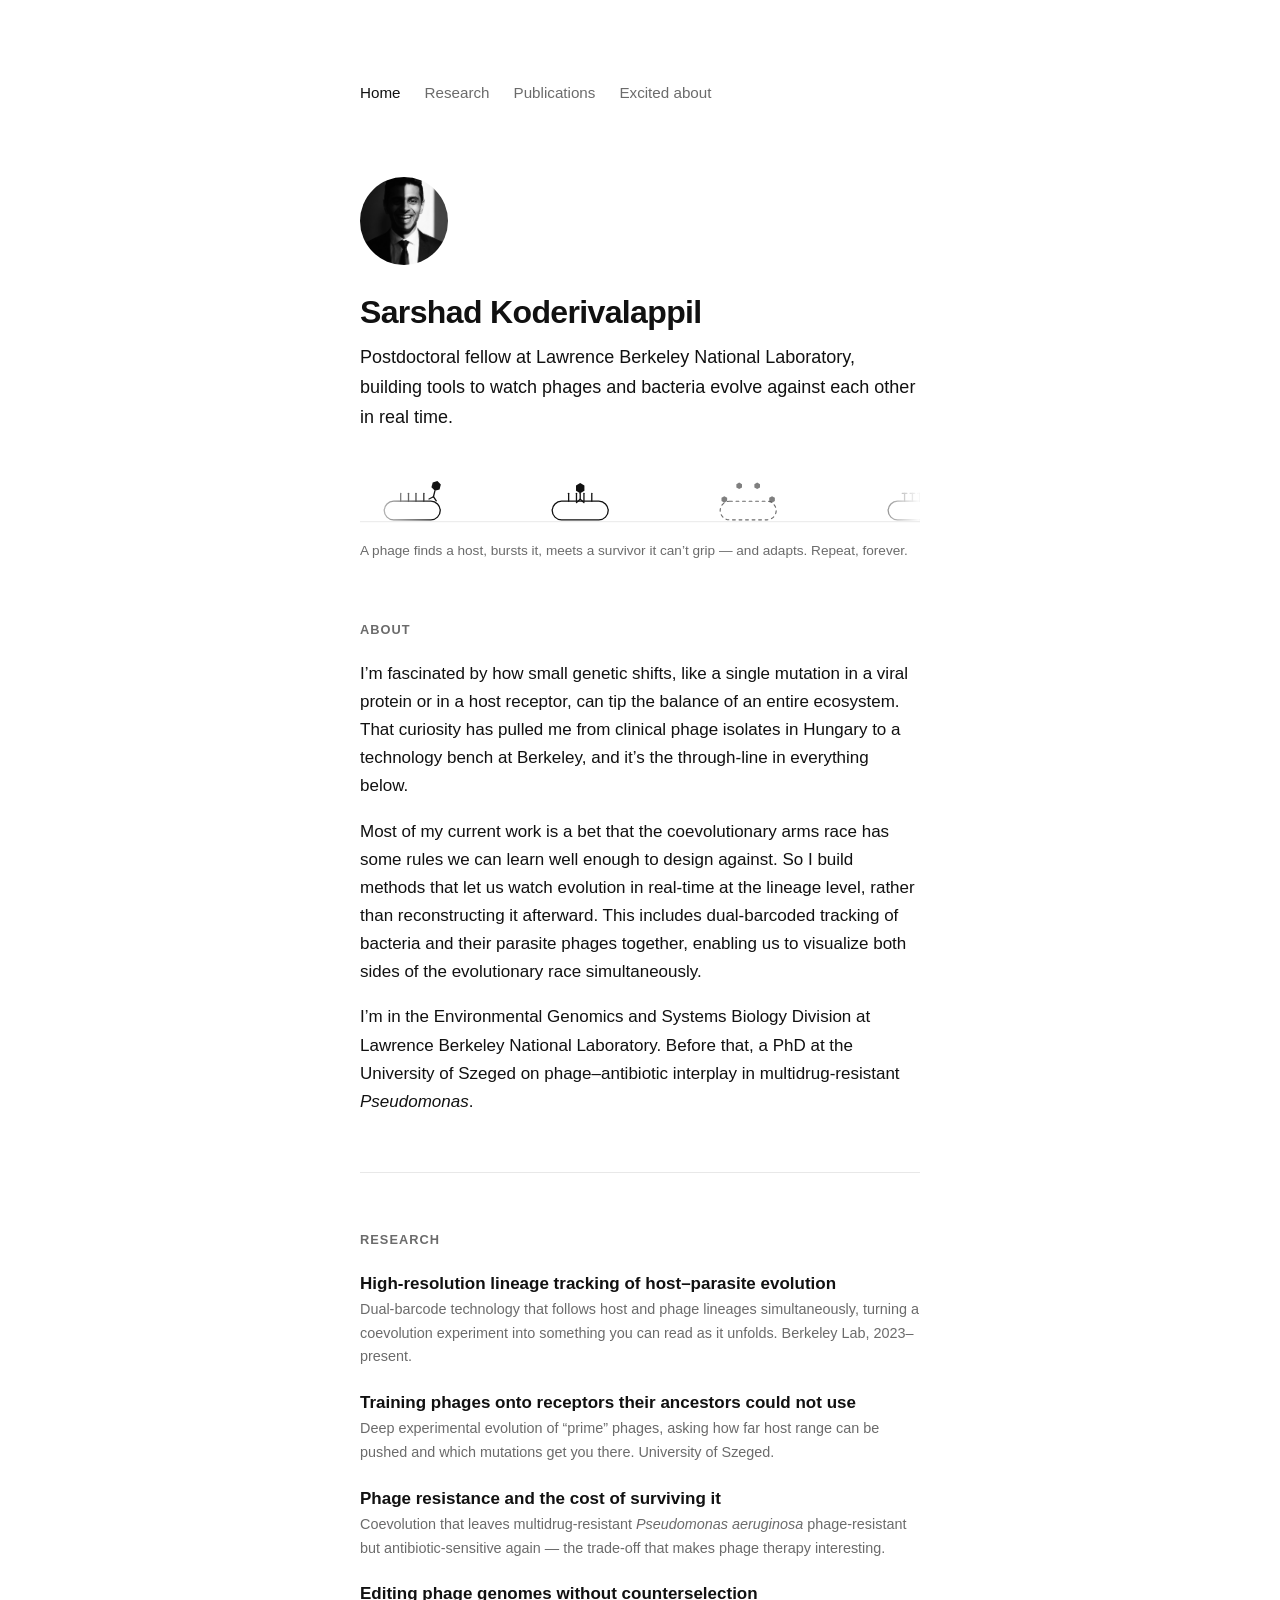
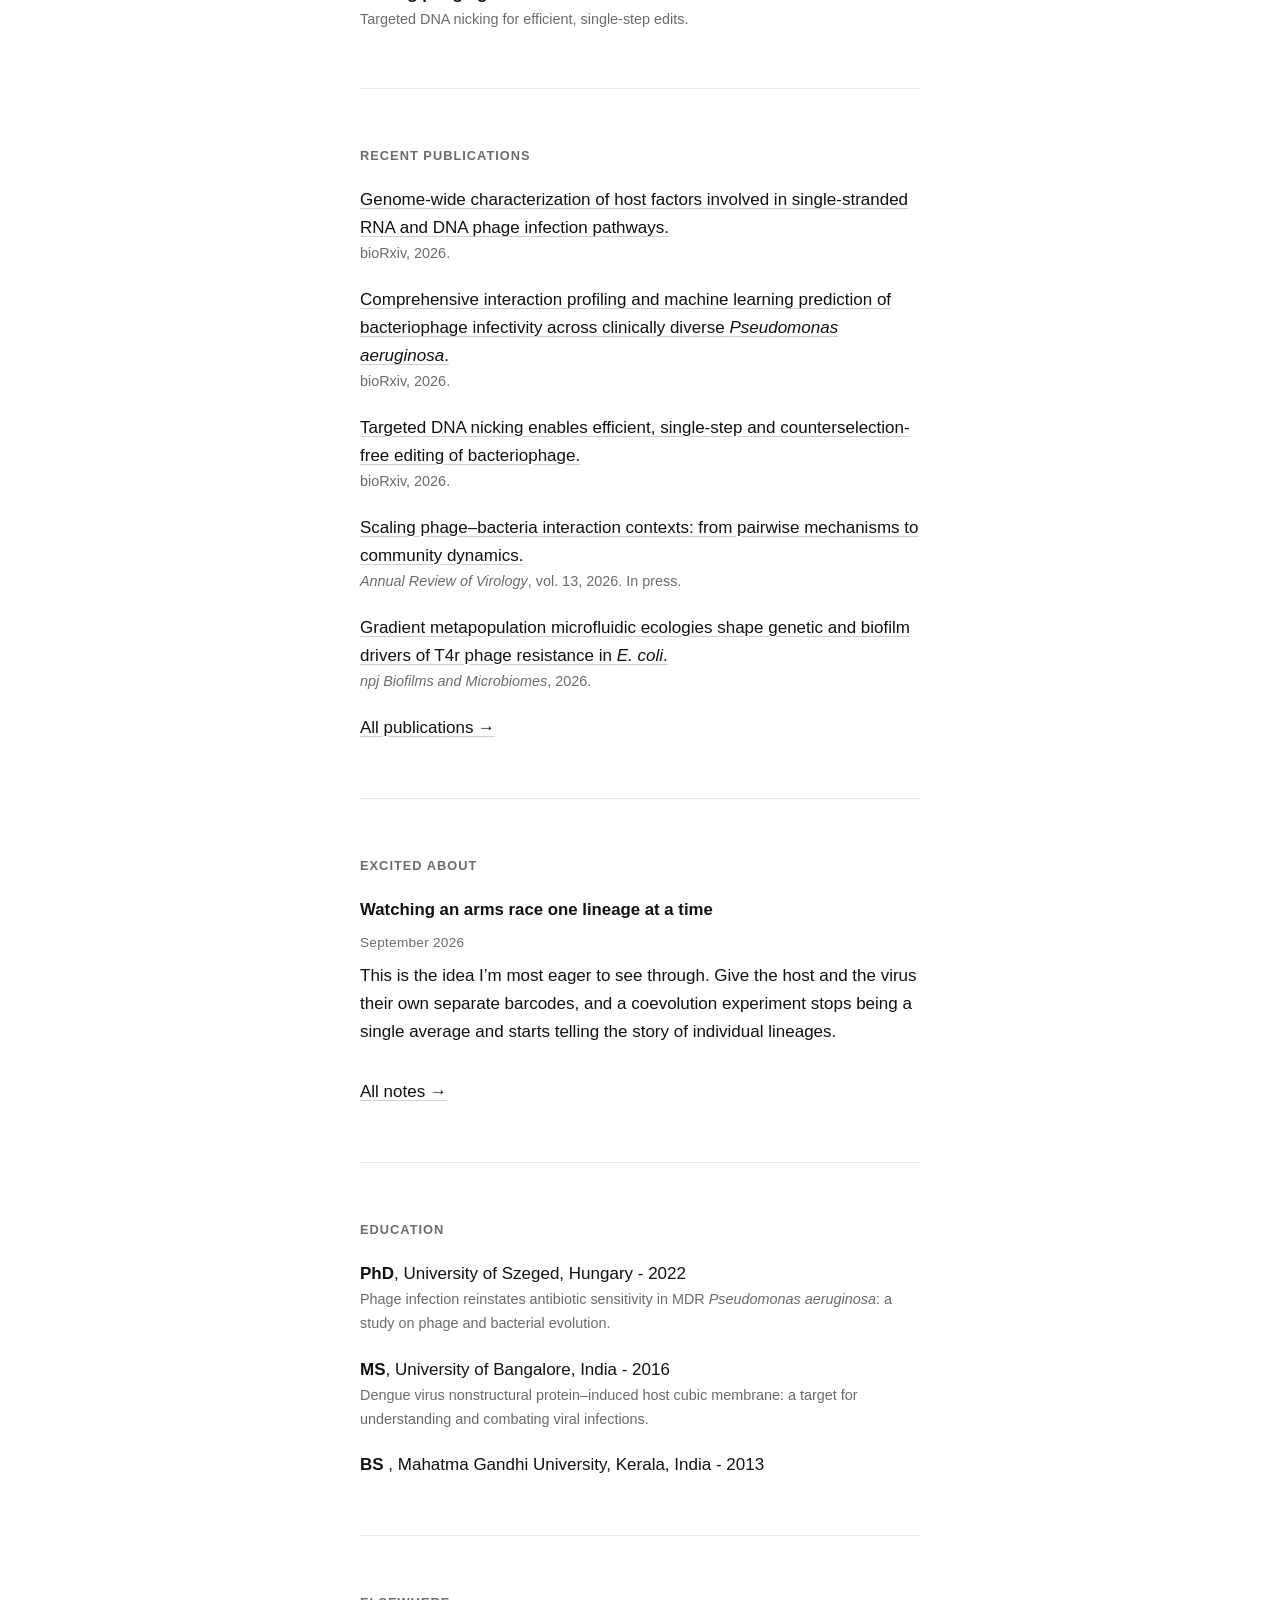
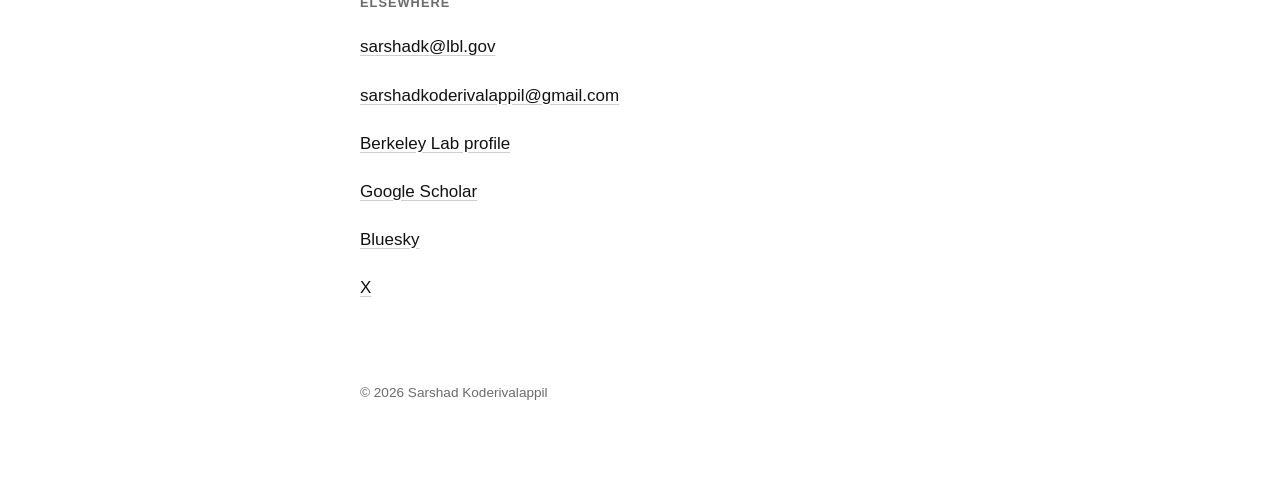
<file: index.html>
<!DOCTYPE html>
<html lang="en">
<head>
<meta charset="utf-8">
<meta name="viewport" content="width=device-width, initial-scale=1">
<title>Sarshad Koderivalappil</title>
<meta name="description" content="Postdoctoral fellow at Lawrence Berkeley National Laboratory, building tools to watch phages and bacteria evolve against each other in real time.">
<link rel="stylesheet" href="style.css">
</head>
<body>
<div class="wrap">

  <nav>
    <a href="index.html" aria-current="page">Home</a>
    <a href="#research">Research</a>
    <a href="publications.html">Publications</a>
    <a href="excited.html">Excited about</a>
  </nav>

  <header>
    <img class="avatar" src="photo.jpg" alt="Sarshad Koderivalappil">
    <h1>Sarshad Koderivalappil</h1>
    <p class="lede">Postdoctoral fellow at Lawrence Berkeley National Laboratory, building tools to watch phages and bacteria evolve against each other in real time.</p>
  </header>

  <figure class="evo">
    <img src="phage-line-geometric.svg" alt="Hand-drawn animated line: a phage bounds up to a bacterium, lands on it and bursts it into new phages; a survivor with a different surface shrugs the next phage off, which reels away dizzy; then a phage whose fibres grip the new surface arrives.">
    <figcaption>A phage finds a host, bursts it, meets a survivor it can’t grip — and adapts. Repeat, forever.</figcaption>
  </figure>

  <section id="about">
    <h2>About</h2>
    <p>I’m fascinated by how small genetic shifts, like a single mutation in a viral protein or in a host receptor, can tip the balance of an entire ecosystem. That curiosity has pulled me from clinical phage isolates in Hungary to a technology bench at Berkeley, and it’s the through-line in everything below.</p>
    <p>Most of my current work is a bet that the coevolutionary arms race has some rules we can learn well enough to design against. So I build methods that let us watch evolution in real-time at the lineage level, rather than reconstructing it afterward. This includes dual-barcoded tracking of bacteria and their parasite phages together, enabling us to visualize both sides of the evolutionary race simultaneously.</p>
    <p>I’m in the Environmental Genomics and Systems Biology Division at Lawrence Berkeley National Laboratory. Before that, a PhD at the University of Szeged on phage–antibiotic interplay in multidrug-resistant <em>Pseudomonas</em>.</p>
  </section>

  <hr>

  <section id="research">
    <h2>Research</h2>
    <ul>
      <li>
        <strong>High-resolution lineage tracking of host–parasite evolution</strong>
        <span class="meta">Dual-barcode technology that follows host and phage lineages simultaneously, turning a coevolution experiment into something you can read as it unfolds. Berkeley Lab, 2023–present.</span>
      </li>
      <li>
        <strong>Training phages onto receptors their ancestors could not use</strong>
        <span class="meta">Deep experimental evolution of “prime” phages, asking how far host range can be pushed and which mutations get you there. University of Szeged.</span>
      </li>
      <li>
        <strong>Phage resistance and the cost of surviving it</strong>
        <span class="meta">Coevolution that leaves multidrug-resistant <em>Pseudomonas aeruginosa</em> phage-resistant but antibiotic-sensitive again — the trade-off that makes phage therapy interesting.</span>
      </li>
      <li>
        <strong>Editing phage genomes without counterselection</strong>
        <span class="meta">Targeted DNA nicking for efficient, single-step edits.</span>
      </li>
    </ul>
  </section>

  <hr>

  <section id="publications">
    <h2>Recent publications</h2>
    <ul>
      <li>
        <a href="https://www.biorxiv.org/content/10.64898/2026.09.17.752499v1">Genome-wide characterization of host factors involved in single-stranded RNA and DNA phage infection pathways.</a>
        <span class="meta">bioRxiv, 2026.</span>
      </li>
      <li>
        <a href="https://doi.org/10.64898/2026.05.19.726084">Comprehensive interaction profiling and machine learning prediction of bacteriophage infectivity across clinically diverse <em>Pseudomonas aeruginosa</em>.</a>
        <span class="meta">bioRxiv, 2026.</span>
      </li>
      <li>
        <a href="https://www.biorxiv.org/content/10.64898/2026.06.25.734514v1">Targeted DNA nicking enables efficient, single-step and counterselection-free editing of bacteriophage.</a>
        <span class="meta">bioRxiv, 2026.</span>
      </li>
      <li>
        <a href="https://www.annualreviews.org/content/journals/10.1146/annurev-virology-100424-123645?TRACK=RSS">Scaling phage–bacteria interaction contexts: from pairwise mechanisms to community dynamics.</a>
        <span class="meta"><em>Annual Review of Virology</em>, vol. 13, 2026. In press.</span>
      </li>
      <li>
        <a href="https://www.nature.com/articles/s41522-026-00959-z">Gradient metapopulation microfluidic ecologies shape genetic and biofilm drivers of T4r phage resistance in <em>E. coli</em>.</a>
        <span class="meta"><em>npj Biofilms and Microbiomes</em>, 2026.</span>
      </li>
    </ul>

    <p><a href="publications.html">All publications →</a></p>
  </section>

  <hr>

  <!-- Keep the newest note here; the full list lives on excited.html -->
  <section id="excited">
    <h2>Excited about</h2>

    <div class="note">
      <a href="notes/lineage-tracking.html">
        <h3>Watching an arms race one lineage at a time</h3>
      </a>
      <span class="date">September 2026</span>
      <p class="why">This is the idea I’m most eager to see through. Give the host and the virus their own separate barcodes, and a coevolution experiment stops being a single average and starts telling the story of individual lineages.</p>
    </div>

    <p><a href="excited.html">All notes →</a></p>
  </section>

  <hr>

  <section id="education">
    <h2>Education</h2>
    <ul>
      <li>
        <strong>PhD</strong>, University of Szeged, Hungary - 2022
        <span class="meta">Phage infection reinstates antibiotic sensitivity in MDR <em>Pseudomonas aeruginosa</em>: a study on phage and bacterial evolution.</span>
      </li>
      <li>
        <strong>MS</strong>, University of Bangalore, India - 2016
        <span class="meta">Dengue virus nonstructural protein–induced host cubic membrane: a target for understanding and combating viral infections.</span>
      </li>
      <li>
        <strong>BS</strong> </strong>, Mahatma Gandhi University, Kerala, India - 2013
      </li>
    </ul>
  </section>

  <hr>

  <section id="elsewhere">
    <h2>Elsewhere</h2>
    <ul>
      <li><a href="mailto:sarshadk@lbl.gov">sarshadk@lbl.gov</a></li>
      <li><a href="mailto:sarshadkoderivalappil@gmail.com">sarshadkoderivalappil@gmail.com</a></li>
      <li><a href="https://profiles.lbl.gov/395632-sarshad-koderi-valappil">Berkeley Lab profile</a></li>
      <li><a href="https://scholar.google.com/citations?user=ovUMhuIAAAAJ&hl=en">Google Scholar</a></li>
      <li><a href="https://bsky.app/profile/sarshad.bsky.social">Bluesky</a></li>
      <li><a href="https://x.com/Sarshad_KV">X</a></li>
    </ul>
  </section>

  <footer>© 2026 Sarshad Koderivalappil</footer>

</div>
</body>
</html>
</file>
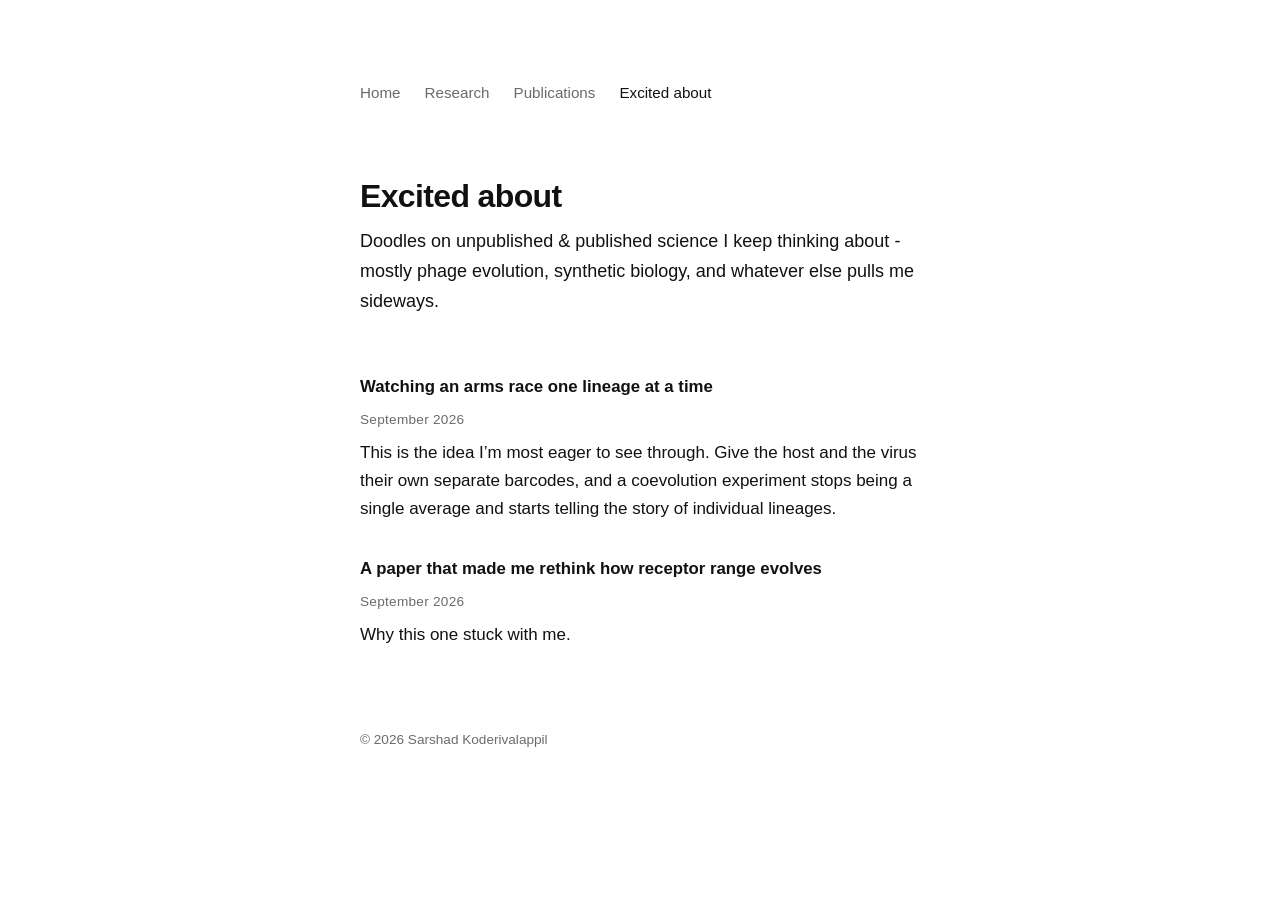
<file: excited.html>
<!DOCTYPE html>
<html lang="en">
<head>
<meta charset="utf-8">
<meta name="viewport" content="width=device-width, initial-scale=1">
<title>Excited about — Sarshad Koderivalappil</title>
<meta name="description" content="Short notes on published science I find exciting.">
<link rel="stylesheet" href="style.css">
</head>
<body>
<div class="wrap">

  <nav>
    <a href="index.html">Home</a>
    <a href="index.html#research">Research</a>
    <a href="publications.html">Publications</a>
    <a href="excited.html" aria-current="page">Excited about</a>
  </nav>

  <header>
    <h1>Excited about</h1>
    <p class="lede">Doodles on unpublished & published science I keep thinking about - mostly phage evolution, synthetic biology, and whatever else pulls me sideways.</p>
  </header>

  <section>
    <!-- Newest at the top. Copy one block per note. -->
    <div class="note">
      <a href="notes/lineage-tracking.html">
        <h3>Watching an arms race one lineage at a time</h3>
      </a>
      <span class="date">September 2026</span>
      <p class="why">This is the idea I’m most eager to see through. Give the host and the virus their own separate barcodes, and a coevolution experiment stops being a single average and starts telling the story of individual lineages.</p>
    </div>

    <div class="note">
      <h3>A paper that made me rethink how receptor range evolves</h3>
      <span class="date">September 2026</span>
      <p class="why">Why this one stuck with me.</p>
    </div>
  </section>

  <footer>© 2026 Sarshad Koderivalappil</footer>

</div>
</body>
</html>
</file>
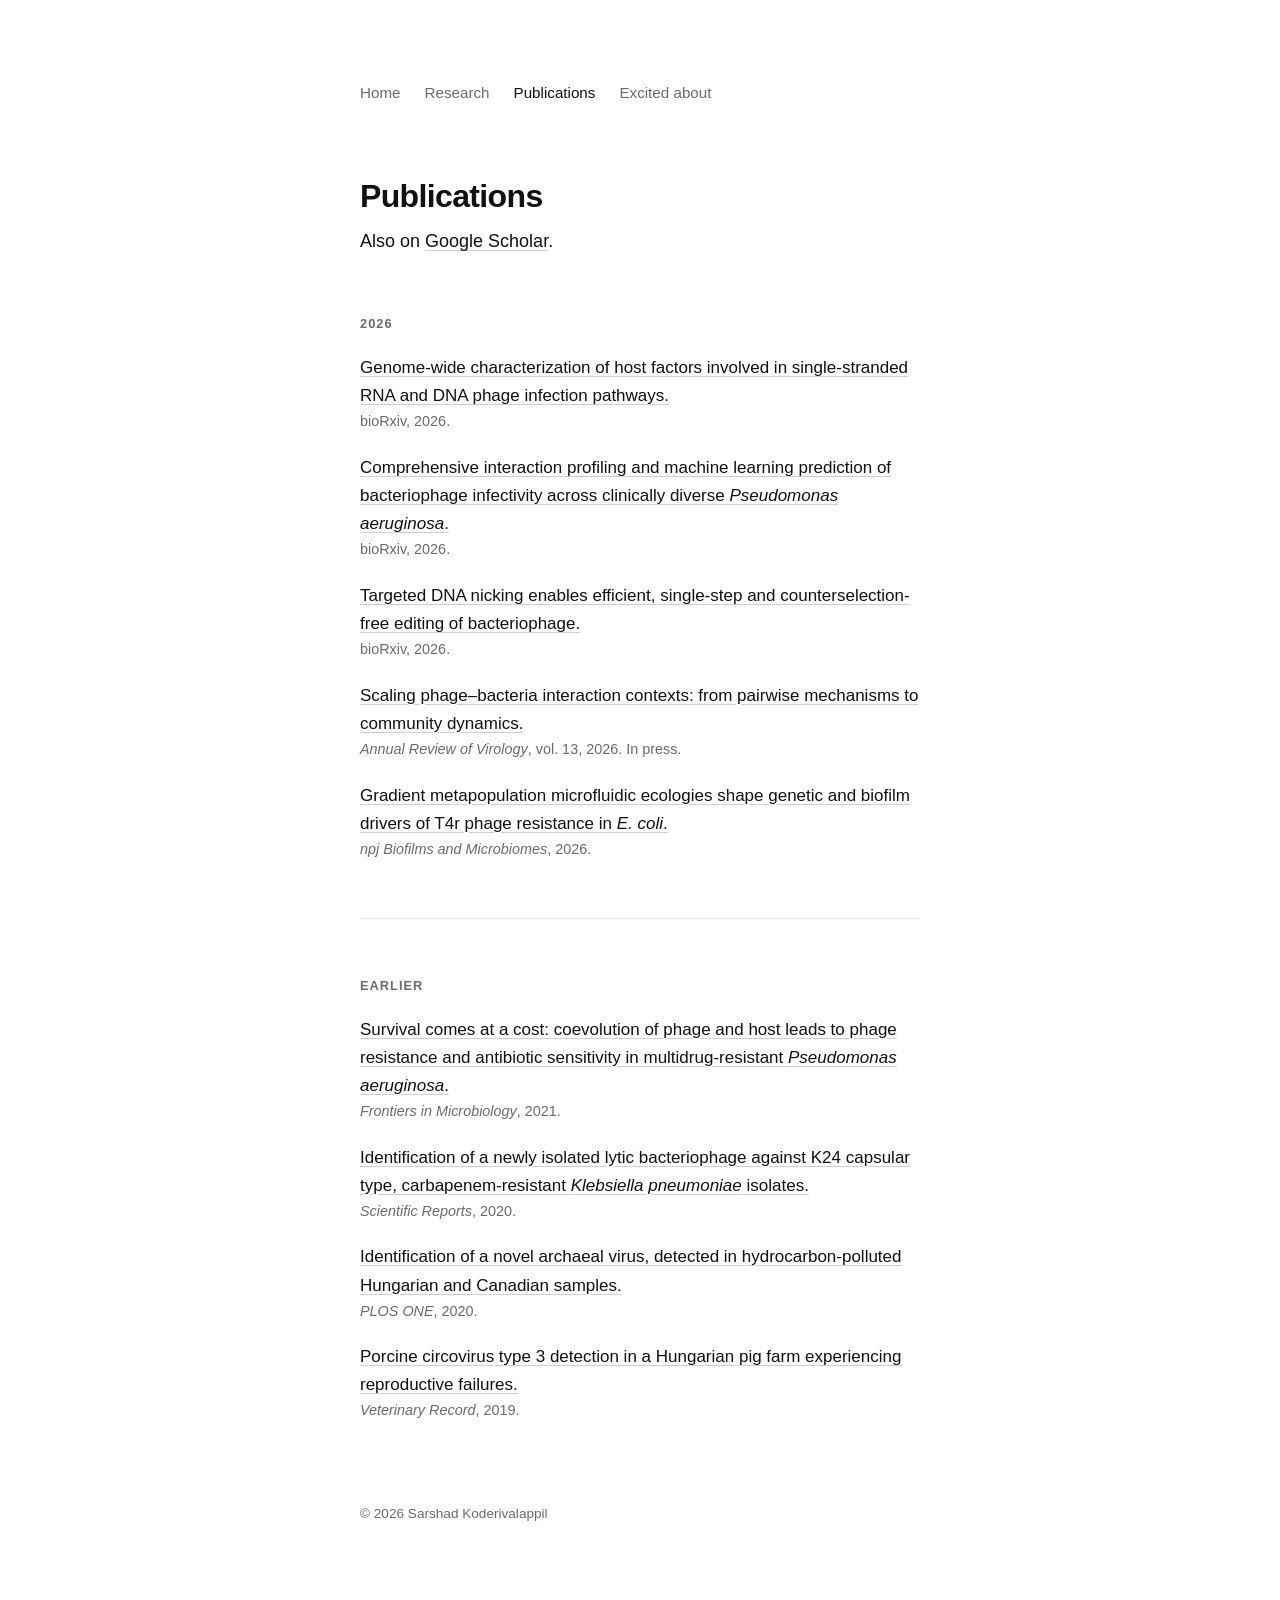
<file: publications.html>
<!DOCTYPE html>
<html lang="en">
<head>
<meta charset="utf-8">
<meta name="viewport" content="width=device-width, initial-scale=1">
<title>Publications — Sarshad Koderivalappil</title>
<meta name="description" content="Publications by Sarshad Koderivalappil.">
<link rel="stylesheet" href="style.css">
</head>
<body>
<div class="wrap">

  <nav>
    <a href="index.html">Home</a>
    <a href="index.html#research">Research</a>
    <a href="publications.html" aria-current="page">Publications</a>
    <a href="excited.html">Excited about</a>
  </nav>

  <header>
    <h1>Publications</h1>
    <p class="lede">Also on <a href="https://scholar.google.com/citations?user=ovUMhuIAAAAJ&hl=en">Google Scholar</a>.</p>
  </header>

  <section>
    <h2>2026</h2>
    <ul>
      <li>
        <a href="https://www.biorxiv.org/content/10.64898/2026.09.17.752499v1">Genome-wide characterization of host factors involved in single-stranded RNA and DNA phage infection pathways.</a>
        <span class="meta">bioRxiv, 2026.</span>
      </li>
      <li>
        <a href="https://doi.org/10.64898/2026.05.19.726084">Comprehensive interaction profiling and machine learning prediction of bacteriophage infectivity across clinically diverse <em>Pseudomonas aeruginosa</em>.</a>
        <span class="meta">bioRxiv, 2026.</span>
      </li>
      <li>
        <a href="https://www.biorxiv.org/content/10.64898/2026.06.25.734514v1">Targeted DNA nicking enables efficient, single-step and counterselection-free editing of bacteriophage.</a>
        <span class="meta">bioRxiv, 2026.</span>
      </li>
      <li>
        <a href="https://www.annualreviews.org/content/journals/10.1146/annurev-virology-100424-123645?TRACK=RSS">Scaling phage&ndash;bacteria interaction contexts: from pairwise mechanisms to community dynamics.</a>
        <span class="meta"><em>Annual Review of Virology</em>, vol. 13, 2026. In press.</span>
      </li>
      <li>
        <a href="https://www.nature.com/articles/s41522-026-00959-z">Gradient metapopulation microfluidic ecologies shape genetic and biofilm drivers of T4r phage resistance in <em>E. coli</em>.</a>
        <span class="meta"><em>npj Biofilms and Microbiomes</em>, 2026.</span>
      </li>
    </ul>
  </section>

  <hr>

  <section>
    <h2>Earlier</h2>
    <ul>
      <li>
        <a href="https://doi.org/10.3389/fmicb.2021.783722">Survival comes at a cost: coevolution of phage and host leads to phage resistance and antibiotic sensitivity in multidrug-resistant <em>Pseudomonas aeruginosa</em>.</a>
        <span class="meta"><em>Frontiers in Microbiology</em>, 2021.</span>
      </li>
      <li>
        <a href="https://www.nature.com/articles/s41598-020-62691-8">Identification of a newly isolated lytic bacteriophage against K24 capsular type, carbapenem-resistant <em>Klebsiella pneumoniae</em> isolates.</a>
        <span class="meta"><em>Scientific Reports</em>, 2020.</span>
      </li>
      <li>
        <a href="https://doi.org/10.1371/journal.pone.0231864">Identification of a novel archaeal virus, detected in hydrocarbon-polluted Hungarian and Canadian samples.</a>
        <span class="meta"><em>PLOS ONE</em>, 2020.</span>
      </li>
      <li>
        <a href="#">Porcine circovirus type 3 detection in a Hungarian pig farm experiencing reproductive failures.</a>
        <span class="meta"><em>Veterinary Record</em>, 2019.</span>
      </li>
    </ul>
  </section>

  <footer>&copy; 2026 Sarshad Koderivalappil</footer>

</div>
</body>
</html>
</file>
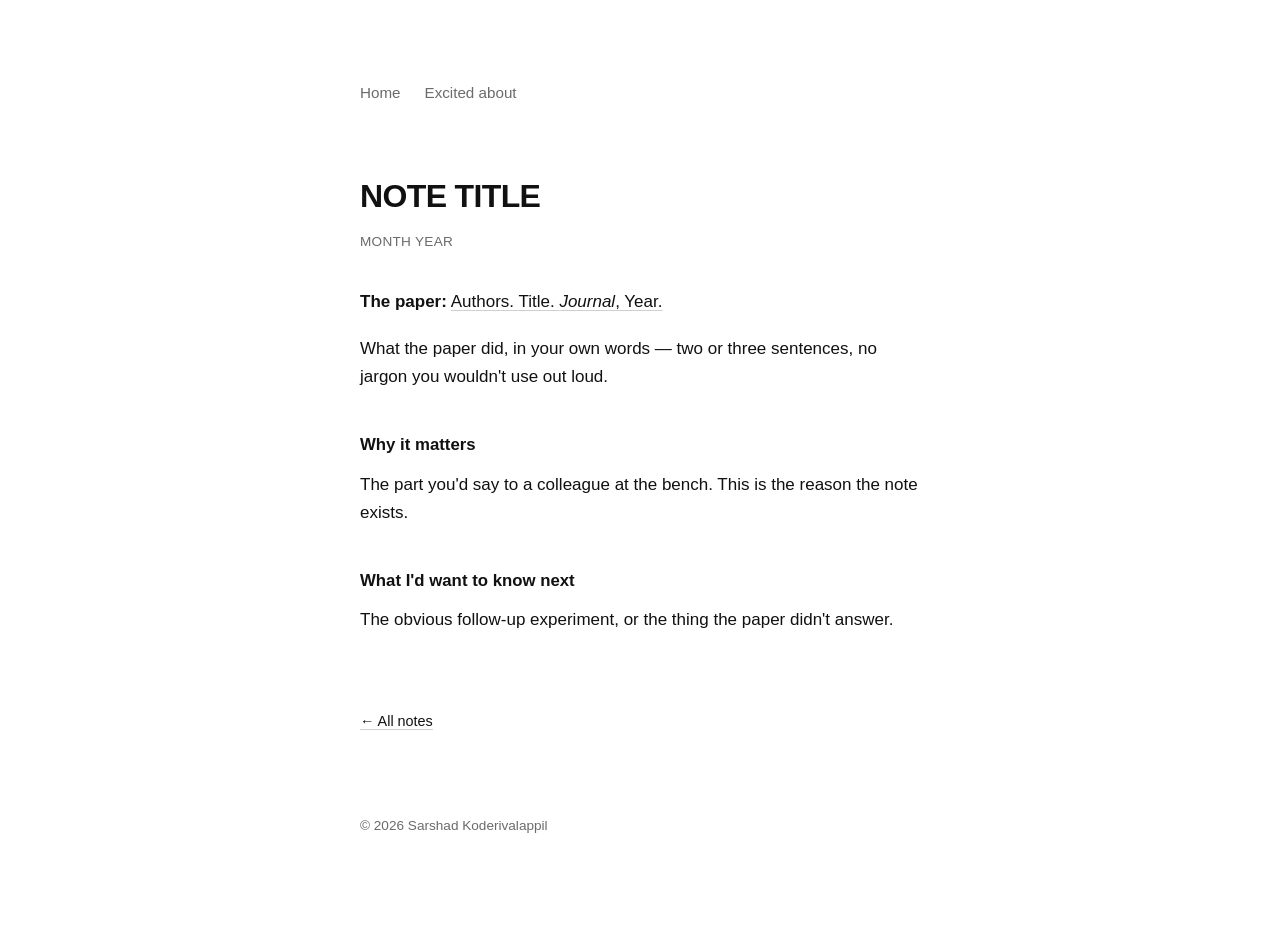
<file: notes/_template.html>
<!DOCTYPE html>
<html lang="en">
<head>
<meta charset="utf-8">
<meta name="viewport" content="width=device-width, initial-scale=1">
<title>NOTE TITLE — Sarshad Koderivalappil</title>
<meta name="description" content="ONE-LINE SUMMARY">
<link rel="stylesheet" href="../style.css">
</head>
<body>
<div class="wrap">

  <nav>
    <a href="../index.html">Home</a>
    <a href="../excited.html">Excited about</a>
  </nav>

  <article>
    <h1>NOTE TITLE</h1>
    <span class="date">MONTH YEAR</span>

    <p style="margin-top:2rem"><strong>The paper:</strong>
      <a href="PAPER-URL">Authors. Title. <em>Journal</em>, Year.</a></p>

    <p>What the paper did, in your own words — two or three sentences, no jargon you wouldn't use out loud.</p>

    <h2>Why it matters</h2>
    <p>The part you'd say to a colleague at the bench. This is the reason the note exists.</p>

    <h2>What I'd want to know next</h2>
    <p>The obvious follow-up experiment, or the thing the paper didn't answer.</p>

    <a class="back" href="../excited.html">← All notes</a>
  </article>

  <footer>© 2026 Sarshad Koderivalappil</footer>

</div>
</body>
</html>
</file>
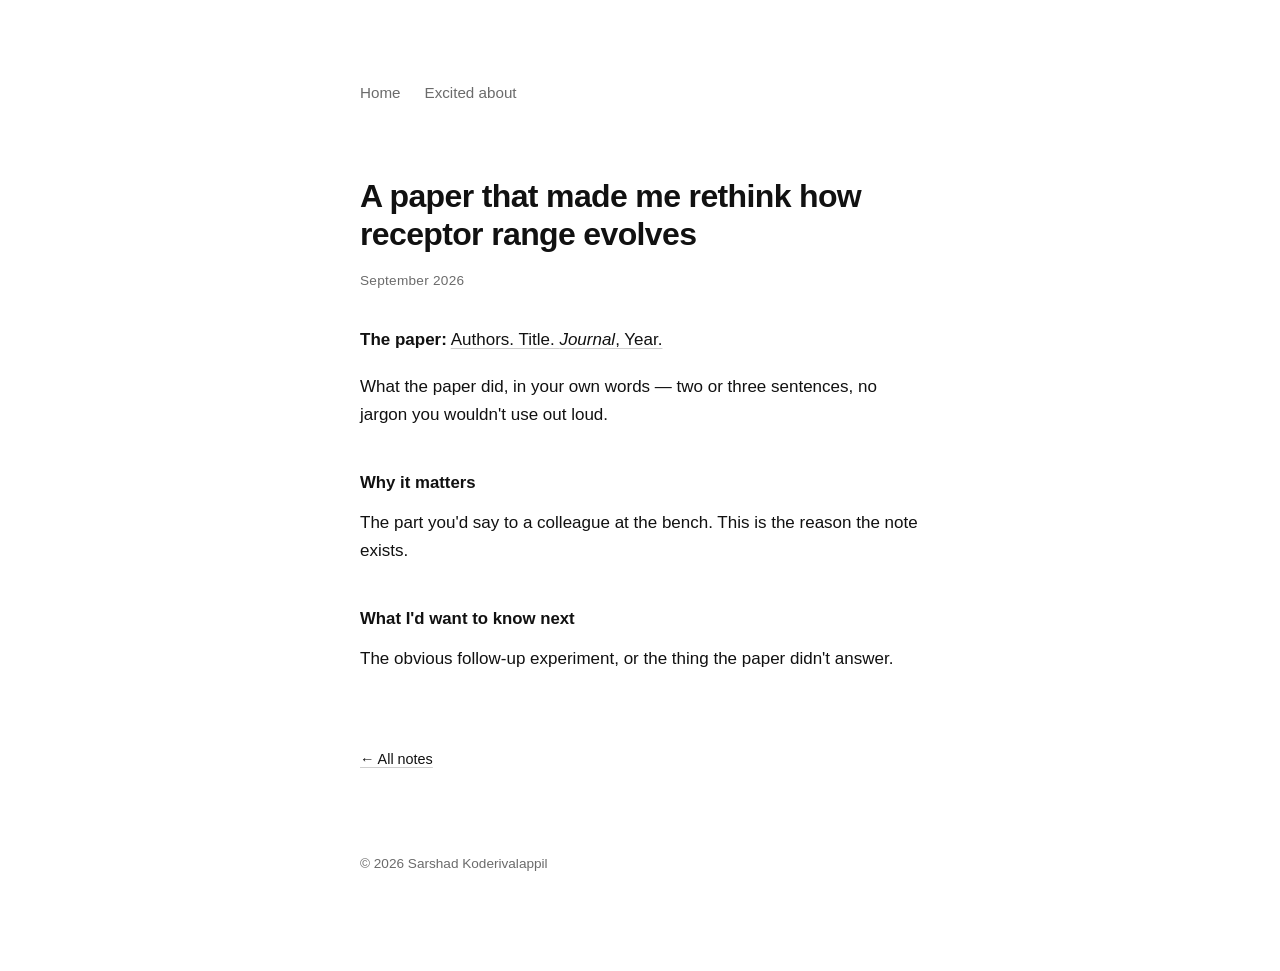
<file: notes/example-note.html>
<!DOCTYPE html>
<html lang="en">
<head>
<meta charset="utf-8">
<meta name="viewport" content="width=device-width, initial-scale=1">
<title>A paper that made me rethink how receptor range evolves — Sarshad Koderivalappil</title>
<meta name="description" content="A short note on receptor-range evolution.">
<link rel="stylesheet" href="../style.css">
</head>
<body>
<div class="wrap">

  <nav>
    <a href="../index.html">Home</a>
    <a href="../excited.html">Excited about</a>
  </nav>

  <article>
    <h1>A paper that made me rethink how receptor range evolves</h1>
    <span class="date">September 2026</span>

    <p style="margin-top:2rem"><strong>The paper:</strong>
      <a href="PAPER-URL">Authors. Title. <em>Journal</em>, Year.</a></p>

    <p>What the paper did, in your own words — two or three sentences, no jargon you wouldn't use out loud.</p>

    <h2>Why it matters</h2>
    <p>The part you'd say to a colleague at the bench. This is the reason the note exists.</p>

    <h2>What I'd want to know next</h2>
    <p>The obvious follow-up experiment, or the thing the paper didn't answer.</p>

    <a class="back" href="../excited.html">← All notes</a>
  </article>

  <footer>© 2026 Sarshad Koderivalappil</footer>

</div>
</body>
</html>
</file>
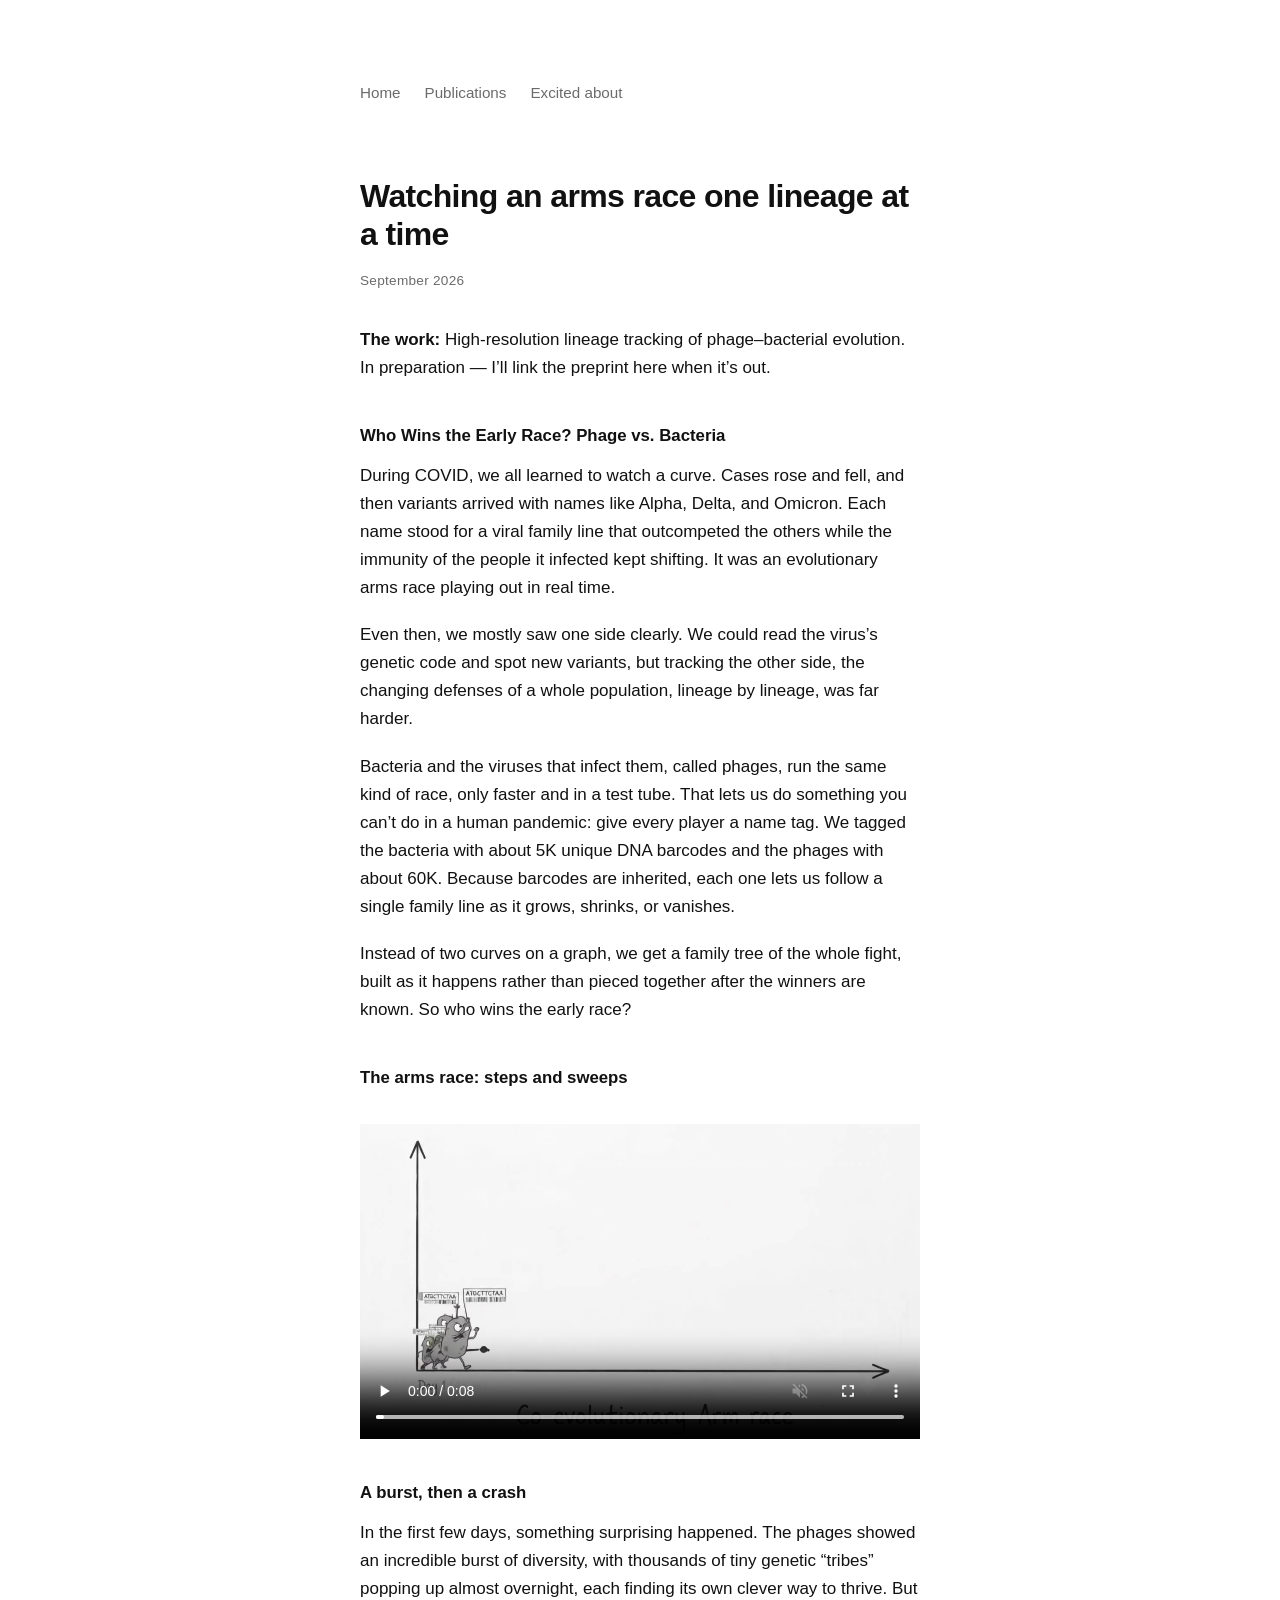
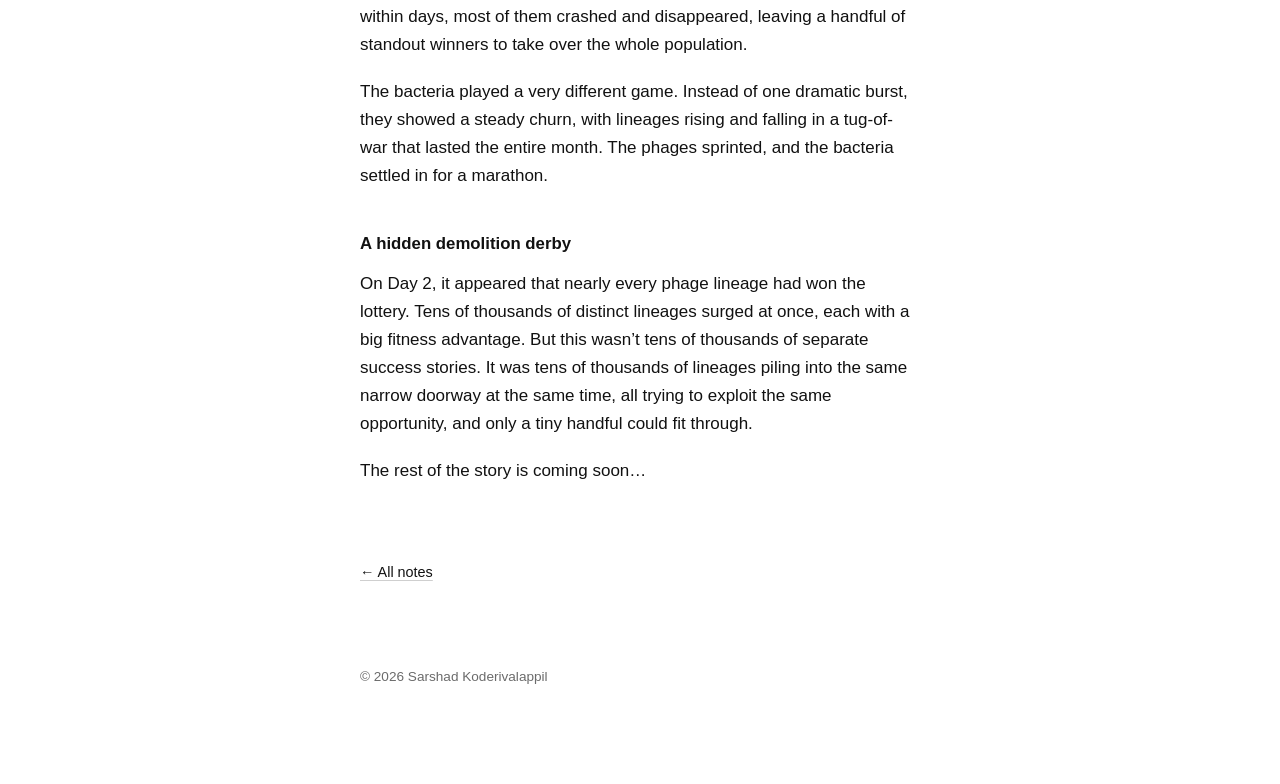
<file: notes/lineage-tracking.html>
<!DOCTYPE html>
<html lang="en">
<head>
<meta charset="utf-8">
<meta name="viewport" content="width=device-width, initial-scale=1">
<title>Watching an arms race one lineage at a time — Sarshad Koderivalappil</title>
<meta name="description" content="On dual-barcode lineage tracking of phage and bacterial evolution.">
<link rel="stylesheet" href="../style.css">
</head>
<body>
<div class="wrap">

  <nav>
    <a href="../index.html">Home</a>
    <a href="../publications.html">Publications</a>
    <a href="../excited.html">Excited about</a>
  </nav>

  <article>
    <h1>Watching an arms race one lineage at a time</h1>
    <span class="date">September 2026</span>

    <p style="margin-top:2rem"><strong>The work:</strong> High-resolution lineage tracking of phage&ndash;bacterial evolution. In preparation &mdash; I&rsquo;ll link the preprint here when it&rsquo;s out.</p>

    <h2>Who Wins the Early Race? Phage vs. Bacteria</h2>
    <p>During COVID, we all learned to watch a curve. Cases rose and fell, and then variants arrived with names like Alpha, Delta, and Omicron. Each name stood for a viral family line that outcompeted the others while the immunity of the people it infected kept shifting. It was an evolutionary arms race playing out in real time.</p>
    <p>Even then, we mostly saw one side clearly. We could read the virus’s genetic code and spot new variants, but tracking the other side, the changing defenses of a whole population, lineage by lineage, was far harder.</p>
    <p>Bacteria and the viruses that infect them, called phages, run the same kind of race, only faster and in a test tube. That lets us do something you can’t do in a human pandemic: give every player a name tag. We tagged the bacteria with about 5K unique DNA barcodes and the phages with about 60K. Because barcodes are inherited, each one lets us follow a single family line as it grows, shrinks, or vanishes.</p>
    <p>Instead of two curves on a graph, we get a family tree of the whole fight, built as it happens rather than pieced together after the winners are known. So who wins the early race?</p>

    <h2>The arms race: steps and sweeps</h2>
    <video class="plain" autoplay muted loop playsinline controls
           aria-label="Animated whiteboard drawing of the coevolutionary arms race: barcoded bacteria and phages, each carrying its own DNA barcode, climbing a staircase of rising bars from 14 hr to 720 hr, with a red curve tracing the escalation.">
      <source src="arms-race.webm" type="video/webm">
      <source src="arms-race.mp4" type="video/mp4">
    </video>

    <h2>A burst, then a crash</h2>
    <p>In the first few days, something surprising happened. The phages showed an incredible burst of diversity, with thousands of tiny genetic “tribes” popping up almost overnight, each finding its own clever way to thrive. But within days, most of them crashed and disappeared, leaving a handful of standout winners to take over the whole population.</p>
    <p>The bacteria played a very different game. Instead of one dramatic burst, they showed a steady churn, with lineages rising and falling in a tug-of-war that lasted the entire month. The phages sprinted, and the bacteria settled in for a marathon.</p>

    <h2>A hidden demolition derby</h2>
    <p>On Day 2, it appeared that nearly every phage lineage had won the lottery. Tens of thousands of distinct lineages surged at once, each with a big fitness advantage. But this wasn’t tens of thousands of separate success stories. It was tens of thousands of lineages piling into the same narrow doorway at the same time, all trying to exploit the same opportunity, and only a tiny handful could fit through.</p>
    <p>The rest of the story is coming soon…</p>
    <a class="back" href="../excited.html">&larr; All notes</a>
  </article>

  <footer>&copy; 2026 Sarshad Koderivalappil</footer>

</div>
</body>
</html>
</file>
<file: style.css>
/* ------------------------------------------------------------------
   Shared styles. Every page links to this file, so a change here
   changes the whole site.
   ------------------------------------------------------------------ */

:root{
  --bg:#ffffff;
  --ink:#111111;
  --muted:#6b6b6b;
  --rule:#e8e8e8;
  --measure:38rem;          /* column width */
}

*{box-sizing:border-box}
html{-webkit-text-size-adjust:100%}
body{
  margin:0;
  background:var(--bg);
  color:var(--ink);
  font-family:-apple-system,BlinkMacSystemFont,"Inter","Segoe UI",Helvetica,Arial,sans-serif;
  font-size:17px;
  line-height:1.65;
  -webkit-font-smoothing:antialiased;
}

.wrap{max-width:var(--measure);margin:0 auto;padding:5rem 1.5rem 6rem}

/* ---- nav ---- */
nav{display:flex;gap:1.5rem;margin-bottom:4.5rem;font-size:.95rem;flex-wrap:wrap}
nav a{color:var(--muted);text-decoration:none}
nav a:hover,nav a[aria-current="page"]{color:var(--ink)}

/* ---- header ---- */
.avatar{
  width:88px;height:88px;border-radius:50%;
  object-fit:cover;display:block;margin-bottom:1.75rem;
  background:#f4f4f4;                /* shows until you add photo.jpg */
}
h1{font-size:2rem;line-height:1.2;letter-spacing:-.02em;margin:0 0 .75rem}
.lede{font-size:1.125rem;margin:0 0 1rem}

/* ---- sections ---- */
section{margin-top:3.5rem}
h2{
  font-size:.8rem;font-weight:600;letter-spacing:.08em;text-transform:uppercase;
  color:var(--muted);margin:0 0 1.25rem;
}
h3{font-size:1.05rem;margin:0 0 .3rem;font-weight:600}
p{margin:0 0 1.1rem}
hr{border:0;border-top:1px solid var(--rule);margin:3.5rem 0}

/* ---- lists ---- */
ul{list-style:none;padding:0;margin:0}
li{margin-bottom:1.25rem}
.meta{color:var(--muted);font-size:.9rem;display:block}

/* ---- notes (the "Excited about" entries) ---- */
.note{margin-bottom:2rem}
.note a{text-decoration:none}
.note a:hover h3{text-decoration:underline;text-decoration-color:var(--ink);text-underline-offset:3px}
.note .why{margin:.35rem 0 0;color:var(--ink)}
.date{color:var(--muted);font-size:.85rem;letter-spacing:.02em}

/* ---- article body (individual note pages) ---- */
article p{margin:0 0 1.2rem}
article h2{text-transform:none;letter-spacing:0;font-size:1.05rem;color:var(--ink);margin:2.5rem 0 .75rem}
blockquote{
  margin:1.75rem 0;padding-left:1.25rem;
  border-left:2px solid var(--rule);color:var(--muted);
}
.back{display:inline-block;margin-top:3.5rem;font-size:.9rem}

/* ---- links ---- */
a{color:var(--ink);text-decoration:underline;text-decoration-color:#cfcfcf;text-underline-offset:3px}
a:hover{text-decoration-color:var(--ink)}

footer{margin-top:5rem;color:var(--muted);font-size:.85rem}

@media (max-width:520px){
  .wrap{padding:3rem 1.25rem 4rem}
  nav{margin-bottom:3rem;gap:1.1rem}
  h1{font-size:1.6rem}
}

/* ---- the phage/host line ---- */
.evo{margin:2.75rem 0 0;padding:0}
.evo img{display:block;width:100%;height:auto}
.evo figcaption{color:var(--muted);font-size:.85rem;margin-top:.6rem}

/* ---- figures inside a note ---- */
article figure{margin:2.25rem 0;padding:0}
article figure img{display:block;width:100%;height:auto;border:1px solid var(--rule)}
article figcaption{color:var(--muted);font-size:.85rem;margin-top:.6rem}
/* let a wide diagram breathe past the text column on big screens */
@media (min-width:900px){
  article figure.wide{width:calc(100% + 8rem);margin-left:-4rem}
}

/* a plain image in a note: no frame, no caption */
article img.plain,
article video.plain{display:block;width:100%;height:auto;margin:2rem 0}
</file>
